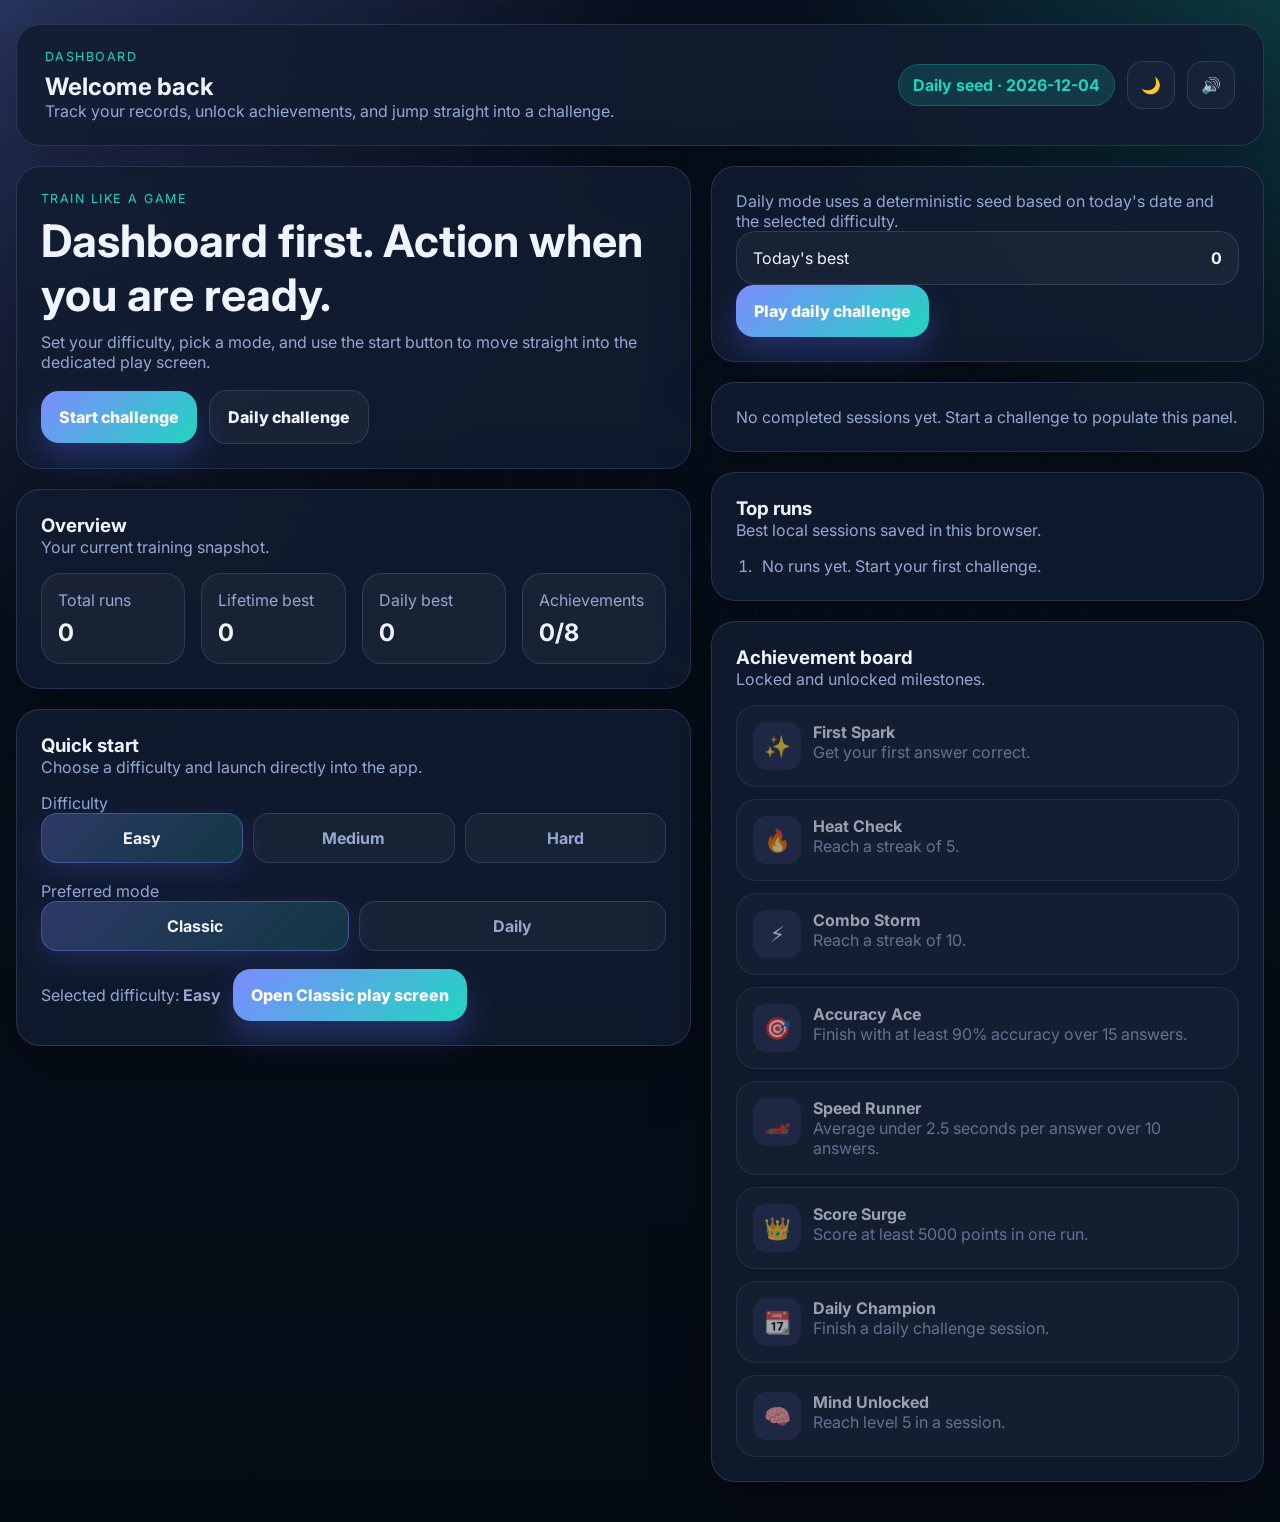
<file: index.html>
<!DOCTYPE html>
<html lang="en" data-theme="dark">
  <head>
    <meta charset="UTF-8" />
    <meta name="viewport" content="width=device-width, initial-scale=1.0" />
    <title>MentalMath · Dashboard</title>
    <meta
      name="description"
      content="MentalMath is a multi-screen web app for daily mental arithmetic training, progress tracking, and timed challenge play."
    />
    <link rel="preconnect" href="https://fonts.googleapis.com" />
    <link rel="preconnect" href="https://fonts.gstatic.com" crossorigin />
    <link
      href="https://fonts.googleapis.com/css2?family=Inter:wght@400;500;600;700;800&display=swap"
      rel="stylesheet"
    />
    <link rel="stylesheet" href="styles.css" />
  </head>
  <body>
    <div class="app-shell-simple">
      <main class="app-main">
        <header class="app-topbar card">
          <div>
            <p class="eyebrow">Dashboard</p>
            <h2>Welcome back</h2>
            <p class="subtle">Track your records, unlock achievements, and jump straight into a challenge.</p>
          </div>
          <div class="topbar-actions">
            <div class="pill" id="dailySeedLabel">Loading...</div>
            <button class="icon-button" id="themeToggle" type="button" aria-label="Toggle theme">🌙</button>
            <button class="icon-button" id="soundToggle" type="button" aria-label="Toggle sound">🔊</button>
          </div>
        </header>

        <section class="page-grid dashboard-grid dashboard-grid-wide">
          <section class="stack gap-lg">
            <article class="card panel hero-card">
              <div class="hero-copy">
                <p class="eyebrow">Train like a game</p>
                <h3>Dashboard first. Action when you are ready.</h3>
                <p class="subtle">
                  Set your difficulty, pick a mode, and use the start button to move straight into the dedicated play screen.
                </p>
              </div>
              <div class="hero-actions">
                <a class="primary-button link-button js-feedback" id="startClassicLink" href="play.html">Start challenge</a>
                <a class="secondary-button link-button js-feedback" id="startDailyLink" href="play.html?mode=daily">Daily challenge</a>
              </div>
            </article>

            <article class="card panel">
              <div class="panel-heading compact">
                <h3>Overview</h3>
                <p>Your current training snapshot.</p>
              </div>
              <div class="overview-grid four-col">
                <article class="metric-card">
                  <span>Total runs</span>
                  <strong id="totalRuns">0</strong>
                </article>
                <article class="metric-card">
                  <span>Lifetime best</span>
                  <strong id="lifetimeBest">0</strong>
                </article>
                <article class="metric-card">
                  <span>Daily best</span>
                  <strong id="dailyBest">0</strong>
                </article>
                <article class="metric-card">
                  <span>Achievements</span>
                  <strong id="unlockedCount">0/0</strong>
                </article>
              </div>
            </article>

            <article class="card panel">
              <div class="panel-heading compact">
                <h3>Quick start</h3>
                <p>Choose a difficulty and launch directly into the app.</p>
              </div>
              <div class="stack gap-md">
                <div>
                  <p class="section-label">Difficulty</p>
                  <div class="segmented" id="quickDifficulty">
                    <button class="segment active" data-difficulty="easy" type="button">Easy</button>
                    <button class="segment" data-difficulty="medium" type="button">Medium</button>
                    <button class="segment" data-difficulty="hard" type="button">Hard</button>
                  </div>
                </div>
                <div>
                  <p class="section-label">Preferred mode</p>
                  <div class="segmented two-col" id="quickMode">
                    <button class="segment active" data-mode="classic" type="button">Classic</button>
                    <button class="segment" data-mode="daily" type="button">Daily</button>
                  </div>
                </div>
                <div class="quick-start-footer">
                  <p class="subtle">Selected difficulty: <strong id="quickDifficultyLabel">Easy</strong></p>
                  <a class="primary-button link-button js-feedback" id="startClassicLinkDuplicate" href="play.html">Start challenge</a>
                </div>
              </div>
            </article>
          </section>

          <section class="stack gap-lg">
            <article class="card panel" id="dailyChallengeCard">
              <div class="panel-heading compact">
                <h3>Daily challenge</h3>
                <p>Play the same seeded run for the day.</p>
              </div>
            </article>

            <article class="card panel" id="lastRunCard">
              <div class="panel-heading compact">
                <h3>Last run</h3>
                <p>Recent session recap.</p>
              </div>
            </article>

            <article class="card panel leaderboard-card">
              <div class="panel-heading compact">
                <h3>Top runs</h3>
                <p>Best local sessions saved in this browser.</p>
              </div>
              <ol class="leaderboard-list" id="leaderboardList"></ol>
            </article>

            <article class="card panel achievements-card">
              <div class="panel-heading compact">
                <h3>Achievement board</h3>
                <p>Locked and unlocked milestones.</p>
              </div>
              <div class="achievement-list" id="achievementList"></div>
            </article>
          </section>
        </section>
      </main>
    </div>

    <script type="module" src="dashboard.js"></script>
  </body>
</html>
</file>
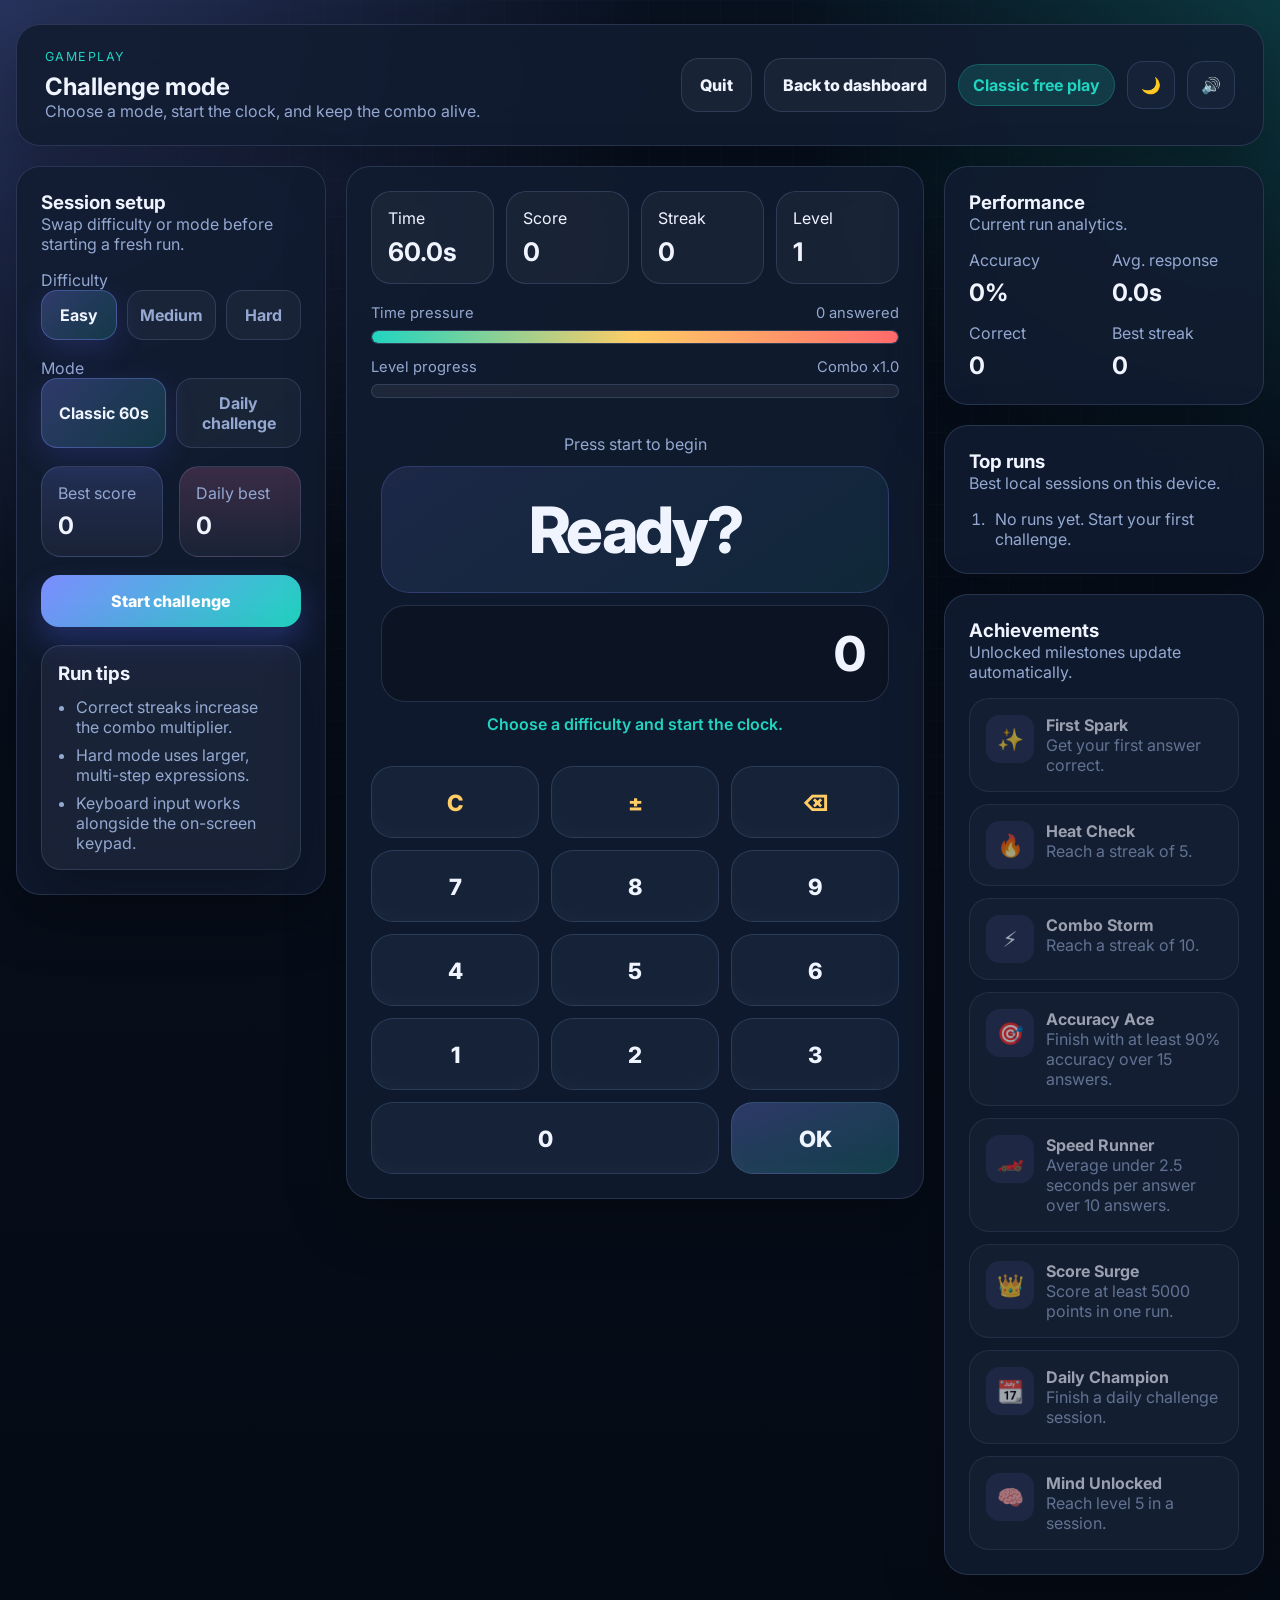
<file: play.html>
<!DOCTYPE html>
<html lang="en" data-theme="dark">
  <head>
    <meta charset="UTF-8" />
    <meta name="viewport" content="width=device-width, initial-scale=1.0" />
    <title>MentalMath · Play</title>
    <meta
      name="description"
      content="Play the MentalMath arcade challenge with a calculator keypad, combo scoring, and daily challenge mode."
    />
    <link rel="preconnect" href="https://fonts.googleapis.com" />
    <link rel="preconnect" href="https://fonts.gstatic.com" crossorigin />
    <link
      href="https://fonts.googleapis.com/css2?family=Inter:wght@400;500;600;700;800&display=swap"
      rel="stylesheet"
    />
    <link rel="stylesheet" href="styles.css" />
  </head>
  <body>
    <div class="app-shell-simple">
      <main class="app-main">
        <header class="app-topbar card">
          <div>
            <p class="eyebrow">Gameplay</p>
            <h2>Challenge mode</h2>
            <p class="subtle">Choose a mode, start the clock, and keep the combo alive.</p>
          </div>
          <div class="topbar-actions">
            <button class="secondary-button" id="quitButton" type="button">Quit</button>
            <a class="secondary-button link-button js-feedback" href="index.html">Back to dashboard</a>
            <div class="pill" id="dailySeedLabel">Daily challenge ready</div>
            <button class="icon-button" id="themeToggle" type="button" aria-label="Toggle theme">🌙</button>
            <button class="icon-button" id="soundToggle" type="button" aria-label="Toggle sound">🔊</button>
          </div>
        </header>

        <section class="page-grid play-grid">
          <section class="card panel controls-panel">
            <div class="panel-heading compact">
              <h3>Session setup</h3>
              <p>Swap difficulty or mode before starting a fresh run.</p>
            </div>

            <div class="stack gap-md">
              <div>
                <p class="section-label">Difficulty</p>
                <div class="segmented" id="difficultySelector">
                  <button class="segment active" data-difficulty="easy" type="button">Easy</button>
                  <button class="segment" data-difficulty="medium" type="button">Medium</button>
                  <button class="segment" data-difficulty="hard" type="button">Hard</button>
                </div>
              </div>

              <div>
                <p class="section-label">Mode</p>
                <div class="segmented two-col" id="modeSelector">
                  <button class="segment active" data-mode="classic" type="button">Classic 60s</button>
                  <button class="segment" data-mode="daily" type="button">Daily challenge</button>
                </div>
              </div>

              <div class="mini-grid">
                <article class="mini-card accent-blue">
                  <span>Best score</span>
                  <strong id="bestScore">0</strong>
                </article>
                <article class="mini-card accent-pink">
                  <span>Daily best</span>
                  <strong id="dailyBest">0</strong>
                </article>
              </div>

              <button class="primary-button" id="startButton" type="button">Start challenge</button>

              <div class="tips card inset">
                <h3>Run tips</h3>
                <ul>
                  <li>Correct streaks increase the combo multiplier.</li>
                  <li>Hard mode uses larger, multi-step expressions.</li>
                  <li>Keyboard input works alongside the on-screen keypad.</li>
                </ul>
              </div>
            </div>
          </section>

          <section class="card panel game-panel">
            <div class="hud">
              <div class="hud-item">
                <span>Time</span>
                <strong id="timerDisplay">60.0s</strong>
              </div>
              <div class="hud-item">
                <span>Score</span>
                <strong id="scoreDisplay">0</strong>
              </div>
              <div class="hud-item">
                <span>Streak</span>
                <strong id="streakDisplay">0</strong>
              </div>
              <div class="hud-item">
                <span>Level</span>
                <strong id="levelDisplay">1</strong>
              </div>
            </div>

            <div class="progress-stack">
              <div>
                <div class="progress-meta">
                  <span>Time pressure</span>
                  <span id="questionCounter">0 answered</span>
                </div>
                <div class="progress-track"><div class="progress-fill timer-fill" id="timerFill"></div></div>
              </div>
              <div>
                <div class="progress-meta">
                  <span>Level progress</span>
                  <span id="comboText">Combo x1.0</span>
                </div>
                <div class="progress-track"><div class="progress-fill xp-fill" id="xpFill"></div></div>
              </div>
            </div>

            <div class="question-wrap">
              <p class="question-label" id="questionLabel">Press start to begin</p>
              <div class="question-card" id="questionCard">Ready?</div>
              <div class="answer-display" id="answerDisplay">0</div>
              <div class="feedback" id="feedbackMessage">Focus. Solve fast. Build a streak.</div>
            </div>

            <div class="keypad" id="keypad">
              <button class="key action" data-action="clear" type="button">C</button>
              <button class="key action" data-action="toggle-negative" type="button">±</button>
              <button class="key action" data-action="backspace" type="button">⌫</button>

              <button class="key" data-value="7" type="button">7</button>
              <button class="key" data-value="8" type="button">8</button>
              <button class="key" data-value="9" type="button">9</button>

              <button class="key" data-value="4" type="button">4</button>
              <button class="key" data-value="5" type="button">5</button>
              <button class="key" data-value="6" type="button">6</button>

              <button class="key" data-value="1" type="button">1</button>
              <button class="key" data-value="2" type="button">2</button>
              <button class="key" data-value="3" type="button">3</button>

              <button class="key wide" data-value="0" type="button">0</button>
              <button class="key accent submit" data-action="submit" type="button">OK</button>
            </div>
          </section>

          <section class="stack gap-lg">
            <article class="card panel stat-card">
              <div class="panel-heading compact">
                <h3>Performance</h3>
                <p>Current run analytics.</p>
              </div>
              <div class="stats-grid">
                <div>
                  <span>Accuracy</span>
                  <strong id="accuracyDisplay">0%</strong>
                </div>
                <div>
                  <span>Avg. response</span>
                  <strong id="avgTimeDisplay">0.0s</strong>
                </div>
                <div>
                  <span>Correct</span>
                  <strong id="correctDisplay">0</strong>
                </div>
                <div>
                  <span>Best streak</span>
                  <strong id="bestStreakDisplay">0</strong>
                </div>
              </div>
            </article>

            <article class="card panel leaderboard-card">
              <div class="panel-heading compact">
                <h3>Top runs</h3>
                <p>Best local sessions on this device.</p>
              </div>
              <ol class="leaderboard-list" id="leaderboardList"></ol>
            </article>

            <article class="card panel achievements-card">
              <div class="panel-heading compact">
                <h3>Achievements</h3>
                <p>Unlocked milestones update automatically.</p>
              </div>
              <div class="achievement-list" id="achievementList"></div>
            </article>
          </section>
        </section>
      </main>

      <section class="summary-modal hidden" id="summaryModal" aria-live="polite">
        <div class="summary-card card">
          <p class="eyebrow">Session complete</p>
          <h2 id="summaryTitle">Great run!</h2>
          <div class="summary-grid">
            <div>
              <span>Final score</span>
              <strong id="summaryScore">0</strong>
            </div>
            <div>
              <span>Accuracy</span>
              <strong id="summaryAccuracy">0%</strong>
            </div>
            <div>
              <span>Questions answered</span>
              <strong id="summaryAnswered">0</strong>
            </div>
            <div>
              <span>Best streak</span>
              <strong id="summaryStreak">0</strong>
            </div>
          </div>
          <div class="summary-actions">
            <button class="primary-button" id="playAgainButton" type="button">Play again</button>
            <a class="secondary-button link-button js-feedback" href="index.html">Back to dashboard</a>
            <button class="secondary-button" id="closeSummaryButton" type="button">Close</button>
          </div>
        </div>
      </section>
    </div>

    <script type="module" src="app.js"></script>
  </body>
</html>
</file>
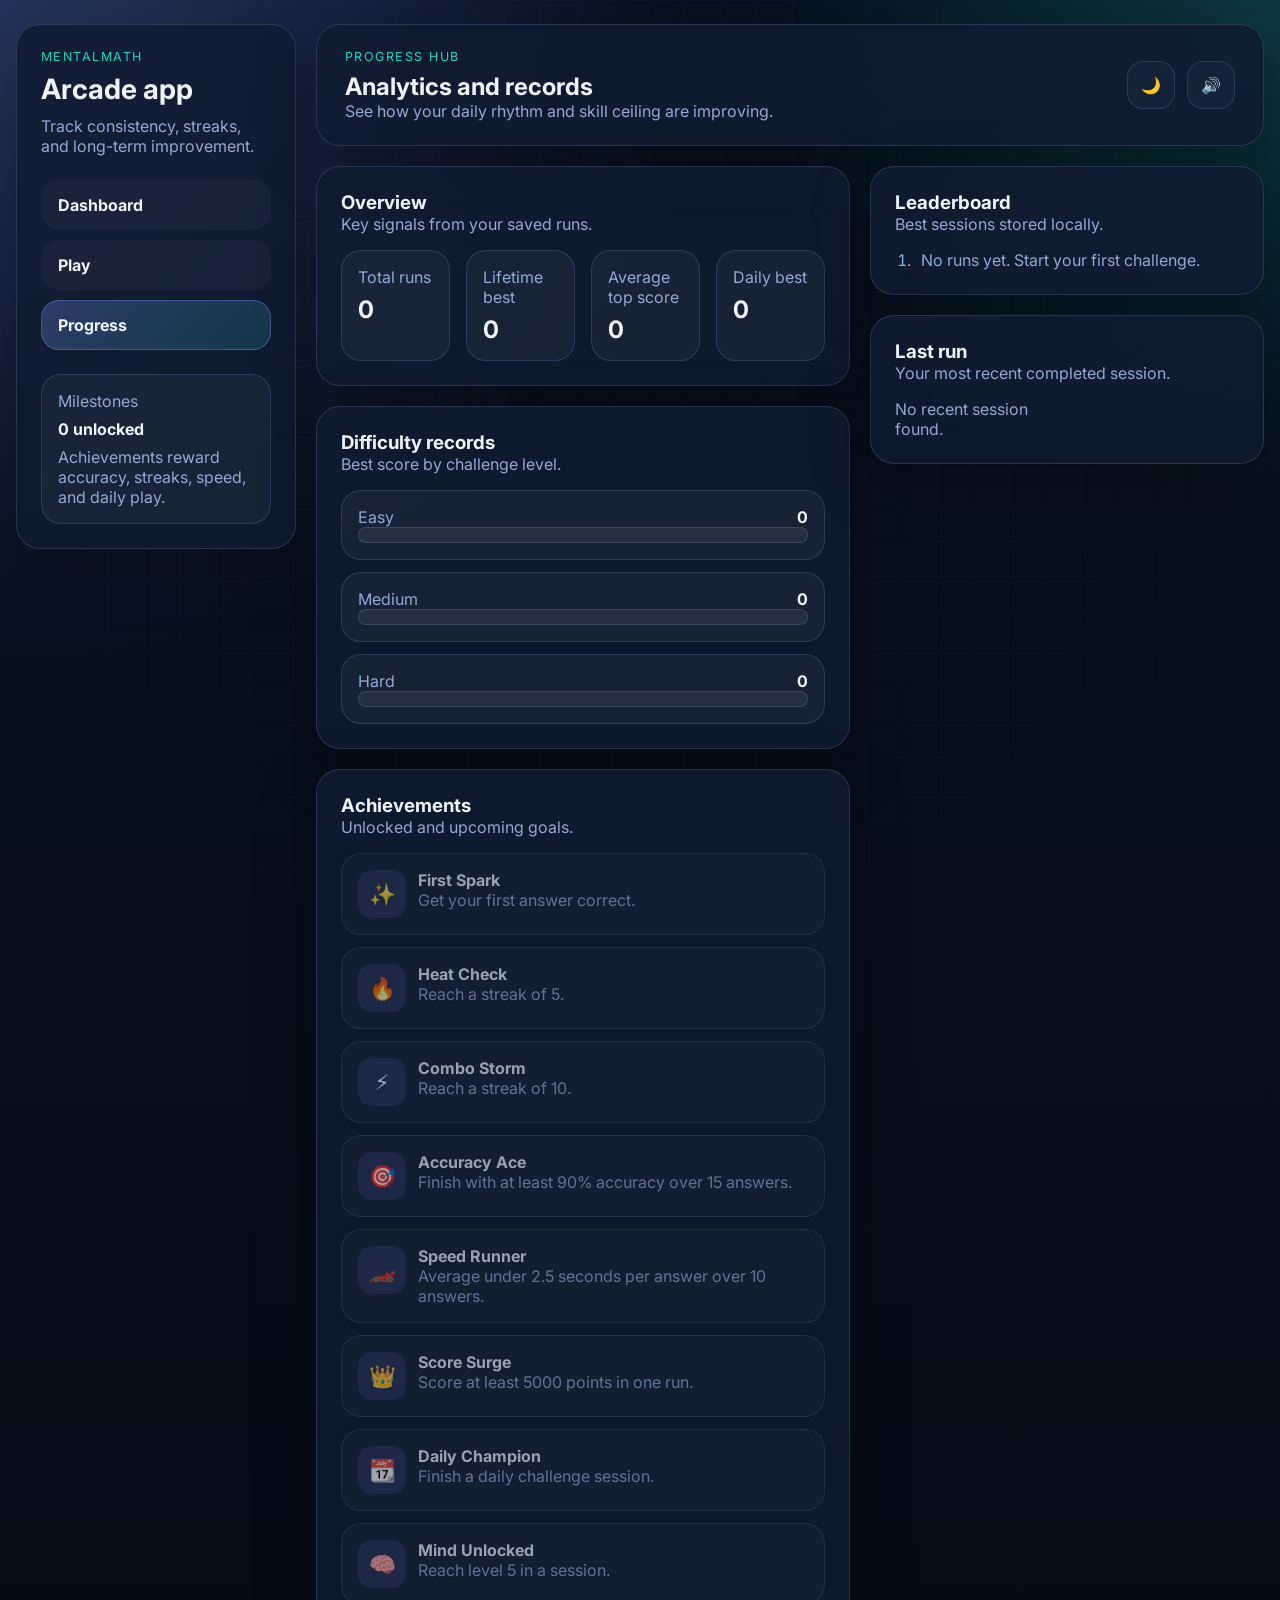
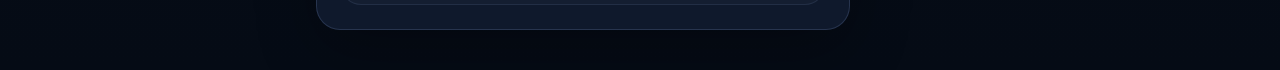
<file: progress.html>
<!DOCTYPE html>
<html lang="en" data-theme="dark">
  <head>
    <meta charset="UTF-8" />
    <meta name="viewport" content="width=device-width, initial-scale=1.0" />
    <title>MentalMath · Progress</title>
    <meta
      name="description"
      content="Review your MentalMath performance, leaderboard standings, achievements, and best scores."
    />
    <link rel="preconnect" href="https://fonts.googleapis.com" />
    <link rel="preconnect" href="https://fonts.gstatic.com" crossorigin />
    <link
      href="https://fonts.googleapis.com/css2?family=Inter:wght@400;500;600;700;800&display=swap"
      rel="stylesheet"
    />
    <link rel="stylesheet" href="styles.css" />
  </head>
  <body>
    <div class="app-frame">
      <aside class="app-sidebar card">
        <div>
          <p class="eyebrow">MentalMath</p>
          <h1 class="sidebar-title">Arcade app</h1>
          <p class="subtle">Track consistency, streaks, and long-term improvement.</p>
        </div>

        <nav class="nav-links">
          <a class="nav-link" data-nav="home" href="index.html">Dashboard</a>
          <a class="nav-link" data-nav="play" href="play.html">Play</a>
          <a class="nav-link" data-nav="progress" href="progress.html">Progress</a>
        </nav>

        <div class="sidebar-panel">
          <span class="sidebar-label">Milestones</span>
          <strong id="achievementSummary">0 unlocked</strong>
          <p class="subtle">Achievements reward accuracy, streaks, speed, and daily play.</p>
        </div>
      </aside>

      <main class="app-main">
        <header class="app-topbar card">
          <div>
            <p class="eyebrow">Progress hub</p>
            <h2>Analytics and records</h2>
            <p class="subtle">See how your daily rhythm and skill ceiling are improving.</p>
          </div>
          <div class="topbar-actions">
            <button class="icon-button" id="themeToggle" type="button" aria-label="Toggle theme">🌙</button>
            <button class="icon-button" id="soundToggle" type="button" aria-label="Toggle sound">🔊</button>
          </div>
        </header>

        <section class="page-grid progress-grid">
          <section class="stack gap-lg">
            <article class="card panel">
              <div class="panel-heading compact">
                <h3>Overview</h3>
                <p>Key signals from your saved runs.</p>
              </div>
              <div class="overview-grid four-col" id="overviewMetrics"></div>
            </article>

            <article class="card panel">
              <div class="panel-heading compact">
                <h3>Difficulty records</h3>
                <p>Best score by challenge level.</p>
              </div>
              <div class="bar-group" id="difficultyBars"></div>
            </article>

            <article class="card panel">
              <div class="panel-heading compact">
                <h3>Achievements</h3>
                <p>Unlocked and upcoming goals.</p>
              </div>
              <div class="achievement-list" id="achievementList"></div>
            </article>
          </section>

          <section class="stack gap-lg">
            <article class="card panel leaderboard-card">
              <div class="panel-heading compact">
                <h3>Leaderboard</h3>
                <p>Best sessions stored locally.</p>
              </div>
              <ol class="leaderboard-list" id="leaderboardList"></ol>
            </article>

            <article class="card panel last-run-card">
              <div class="panel-heading compact">
                <h3>Last run</h3>
                <p>Your most recent completed session.</p>
              </div>
              <div class="stats-grid" id="lastRunGrid"></div>
            </article>
          </section>
        </section>
      </main>
    </div>

    <script type="module" src="progress.js"></script>
  </body>
</html>
</file>
<file: styles.css>
:root {
  color-scheme: dark;
  --bg: #08111f;
  --bg-secondary: rgba(12, 20, 37, 0.82);
  --surface: rgba(18, 28, 48, 0.88);
  --surface-strong: rgba(22, 35, 58, 0.96);
  --border: rgba(160, 191, 255, 0.16);
  --text: #eff4ff;
  --muted: #94a8d1;
  --primary: #7c8cff;
  --secondary: #21d4c0;
  --accent: #ff7eb6;
  --danger: #ff6b6b;
  --success: #29dd8f;
  --warning: #ffcc66;
  --shadow: 0 20px 60px rgba(0, 0, 0, 0.28);
  --radius: 24px;
}

html[data-theme='light'] {
  color-scheme: light;
  --bg: #f4f7ff;
  --bg-secondary: rgba(255, 255, 255, 0.9);
  --surface: rgba(255, 255, 255, 0.95);
  --surface-strong: rgba(248, 250, 255, 0.98);
  --border: rgba(84, 110, 173, 0.16);
  --text: #17213a;
  --muted: #61739e;
  --primary: #5c6cff;
  --secondary: #0fbaa7;
  --accent: #eb5d96;
  --danger: #d44c4c;
  --success: #19b66c;
  --warning: #d99811;
  --shadow: 0 20px 50px rgba(77, 96, 148, 0.16);
}

* {
  box-sizing: border-box;
}

html,
body {
  min-height: 100%;
}

body {
  margin: 0;
  font-family: 'Inter', system-ui, -apple-system, BlinkMacSystemFont, 'Segoe UI', sans-serif;
  background:
    radial-gradient(circle at top left, rgba(124, 140, 255, 0.28), transparent 32%),
    radial-gradient(circle at top right, rgba(33, 212, 192, 0.2), transparent 24%),
    linear-gradient(180deg, var(--bg), #050b15 100%);
  color: var(--text);
}

body::before {
  content: '';
  position: fixed;
  inset: 0;
  pointer-events: none;
  background-image: linear-gradient(rgba(255, 255, 255, 0.015) 1px, transparent 1px),
    linear-gradient(90deg, rgba(255, 255, 255, 0.015) 1px, transparent 1px);
  background-size: 36px 36px;
  mask-image: radial-gradient(circle at center, black 55%, transparent 100%);
}

button,
a {
  font: inherit;
}

a {
  color: inherit;
  text-decoration: none;
}

h1,
h2,
h3,
p {
  margin: 0;
}

.app-frame {
  width: min(1440px, calc(100% - 32px));
  margin: 0 auto;
  padding: 24px 0 40px;
  display: grid;
  grid-template-columns: 280px minmax(0, 1fr);
  gap: 20px;
}

.app-shell-simple {
  width: min(1440px, calc(100% - 32px));
  margin: 0 auto;
  padding: 24px 0 40px;
}

.card {
  background: var(--surface);
  border: 1px solid var(--border);
  border-radius: var(--radius);
  box-shadow: var(--shadow);
  backdrop-filter: blur(20px);
}

.app-sidebar {
  position: sticky;
  top: 24px;
  height: fit-content;
  padding: 24px;
  display: grid;
  gap: 24px;
}

.sidebar-title {
  font-size: 1.75rem;
  margin-bottom: 10px;
}

.eyebrow {
  font-size: 0.78rem;
  letter-spacing: 0.12em;
  text-transform: uppercase;
  color: var(--secondary);
  margin-bottom: 8px;
}

.subtle,
.panel-heading p,
.progress-meta,
.section-label,
.question-label,
.feedback,
.mini-card span,
.stats-grid span,
.summary-grid span,
.leaderboard-meta,
.tips li,
.metric-card span,
.sidebar-label,
.bar-row-header span,
.last-run-meta {
  color: var(--muted);
}

.nav-links {
  display: grid;
  gap: 10px;
}

.nav-link {
  padding: 14px 16px;
  border-radius: 18px;
  background: rgba(255, 255, 255, 0.03);
  border: 1px solid transparent;
  font-weight: 700;
  transition: transform 180ms ease, background 180ms ease, border-color 180ms ease;
}

.nav-link:hover,
.icon-button:hover,
.segment:hover,
.key:hover,
.primary-button:hover,
.secondary-button:hover,
.link-button:hover {
  transform: translateY(-2px);
}

.nav-link.active {
  background: linear-gradient(135deg, rgba(124, 140, 255, 0.28), rgba(33, 212, 192, 0.16));
  border-color: rgba(124, 140, 255, 0.36);
}

.sidebar-panel,
.metric-card,
.mini-card,
.inset,
.hud-item,
.achievement,
.bar-row,
.challenge-meta {
  border-radius: 20px;
  padding: 16px;
  background: rgba(255, 255, 255, 0.04);
  border: 1px solid var(--border);
}

.sidebar-panel {
  display: grid;
  gap: 8px;
}

.app-main {
  display: grid;
  gap: 20px;
}

.app-topbar {
  display: flex;
  align-items: center;
  justify-content: space-between;
  gap: 24px;
  padding: 24px 28px;
}

.topbar-actions {
  display: flex;
  align-items: center;
  gap: 12px;
}

.icon-button,
.segment,
.key,
.primary-button,
.secondary-button,
.link-button {
  border: 0;
  cursor: pointer;
  transition: transform 180ms ease, box-shadow 180ms ease, background 180ms ease, border-color 180ms ease;
}

.icon-button {
  width: 48px;
  height: 48px;
  border-radius: 16px;
  background: var(--surface-strong);
  color: var(--text);
  border: 1px solid var(--border);
}

.page-grid {
  display: grid;
  gap: 20px;
  align-items: start;
}

.dashboard-grid,
.progress-grid {
  grid-template-columns: minmax(0, 1.15fr) minmax(320px, 0.85fr);
}

.dashboard-grid-wide {
  grid-template-columns: minmax(0, 1.1fr) minmax(360px, 0.9fr);
}

.play-grid {
  grid-template-columns: 310px minmax(0, 1fr) 320px;
}

.panel {
  padding: 24px;
}

.panel-heading {
  margin-bottom: 18px;
}

.panel-heading.compact {
  margin-bottom: 16px;
}

.stack {
  display: grid;
}

.gap-md {
  gap: 18px;
}

.gap-lg {
  gap: 20px;
}

.hero-card {
  display: grid;
  gap: 18px;
}

.hero-copy h3 {
  font-size: clamp(1.9rem, 4vw, 2.8rem);
  margin-bottom: 10px;
}

.hero-actions,
.summary-actions,
.quick-start-footer {
  display: flex;
  gap: 12px;
  flex-wrap: wrap;
  align-items: center;
}

.overview-grid,
.mini-grid,
.stats-grid,
.summary-grid {
  display: grid;
  gap: 16px;
}

.overview-grid.four-col {
  grid-template-columns: repeat(4, minmax(0, 1fr));
}

.mini-grid,
.stats-grid,
.summary-grid {
  grid-template-columns: repeat(2, minmax(0, 1fr));
}

.metric-card strong,
.mini-card strong,
.stats-grid strong,
.summary-grid strong {
  display: block;
  margin-top: 8px;
  font-size: 1.5rem;
}

.segmented {
  display: grid;
  grid-template-columns: repeat(3, 1fr);
  gap: 10px;
}

.segmented.two-col {
  grid-template-columns: repeat(2, 1fr);
}

.segment {
  padding: 14px 12px;
  border-radius: 16px;
  background: rgba(255, 255, 255, 0.04);
  color: var(--muted);
  border: 1px solid var(--border);
  font-weight: 700;
}

.segment.active {
  background: linear-gradient(135deg, rgba(124, 140, 255, 0.28), rgba(33, 212, 192, 0.16));
  color: var(--text);
  border-color: rgba(124, 140, 255, 0.36);
  box-shadow: 0 10px 30px rgba(92, 108, 255, 0.18);
}

.primary-button,
.secondary-button,
.link-button {
  padding: 16px 18px;
  border-radius: 18px;
  font-weight: 800;
  display: inline-flex;
  justify-content: center;
  align-items: center;
}

.pill {
  padding: 10px 14px;
  border-radius: 999px;
  background: rgba(33, 212, 192, 0.16);
  color: var(--secondary);
  border: 1px solid rgba(33, 212, 192, 0.26);
  font-weight: 700;
  white-space: nowrap;
}

.primary-button,
.link-button.primary-button {
  color: white;
  background: linear-gradient(135deg, var(--primary), var(--secondary));
  box-shadow: 0 16px 30px rgba(90, 105, 255, 0.28);
}

.secondary-button,
.link-button.secondary-button {
  background: rgba(255, 255, 255, 0.04);
  color: var(--text);
  border: 1px solid var(--border);
}

.accent-blue {
  background: linear-gradient(180deg, rgba(124, 140, 255, 0.18), rgba(255, 255, 255, 0.04));
}

.accent-pink {
  background: linear-gradient(180deg, rgba(255, 126, 182, 0.18), rgba(255, 255, 255, 0.04));
}

.challenge-meta {
  display: flex;
  justify-content: space-between;
  align-items: center;
}

.tips ul {
  padding-left: 18px;
  margin: 12px 0 0;
  display: grid;
  gap: 8px;
}

.game-panel {
  display: grid;
  gap: 20px;
}

.hud {
  display: grid;
  grid-template-columns: repeat(4, minmax(0, 1fr));
  gap: 12px;
}

.hud-item strong {
  font-size: clamp(1.3rem, 2vw, 2rem);
}

.hud-item span,
.bar-row-header,
.progress-meta {
  display: flex;
  justify-content: space-between;
}

.hud-item span {
  margin-bottom: 8px;
}

.progress-stack {
  display: grid;
  gap: 14px;
}

.progress-meta {
  margin-bottom: 8px;
  font-size: 0.92rem;
}

.progress-track {
  width: 100%;
  height: 14px;
  background: rgba(255, 255, 255, 0.06);
  border-radius: 999px;
  overflow: hidden;
  border: 1px solid var(--border);
}

.progress-track.large {
  height: 16px;
}

.progress-fill {
  height: 100%;
  width: 0%;
  border-radius: inherit;
  transition: width 160ms linear;
}

.timer-fill {
  background: linear-gradient(90deg, var(--secondary), var(--warning), var(--danger));
}

.xp-fill {
  background: linear-gradient(90deg, var(--primary), var(--accent));
}

.question-wrap {
  display: grid;
  gap: 12px;
  justify-items: center;
  text-align: center;
  padding: 16px 10px 8px;
}

.question-card {
  width: 100%;
  min-height: 120px;
  display: grid;
  place-items: center;
  text-align: center;
  padding: 24px;
  border-radius: 28px;
  background: linear-gradient(145deg, rgba(124, 140, 255, 0.12), rgba(33, 212, 192, 0.08));
  border: 1px solid rgba(124, 140, 255, 0.22);
  font-size: clamp(2.4rem, 5vw, 4.5rem);
  font-weight: 800;
  letter-spacing: -0.04em;
}

.answer-display {
  width: 100%;
  min-height: 84px;
  display: flex;
  justify-content: flex-end;
  align-items: center;
  padding: 18px 22px;
  font-size: clamp(2rem, 4vw, 3rem);
  font-weight: 800;
  border-radius: 24px;
  background: rgba(0, 0, 0, 0.18);
  border: 1px solid var(--border);
  overflow: hidden;
}

.feedback {
  min-height: 24px;
  font-weight: 600;
}

.feedback.success {
  color: var(--success);
}

.feedback.error {
  color: var(--danger);
}

.feedback.info {
  color: var(--secondary);
}

.keypad {
  display: grid;
  grid-template-columns: repeat(3, minmax(0, 1fr));
  gap: 12px;
}

.key {
  min-height: 72px;
  border-radius: 22px;
  background: var(--surface-strong);
  color: var(--text);
  font-size: 1.4rem;
  font-weight: 800;
  border: 1px solid var(--border);
  box-shadow: inset 0 -8px 18px rgba(255, 255, 255, 0.02);
}

.key:active {
  transform: scale(0.97);
}

.key.action {
  color: var(--warning);
}

.key.accent,
.key.submit {
  background: linear-gradient(160deg, rgba(124, 140, 255, 0.28), rgba(33, 212, 192, 0.2));
}

.key.wide {
  grid-column: span 2;
}

.leaderboard-list {
  padding-left: 20px;
  margin: 0;
  display: grid;
  gap: 14px;
}

.leaderboard-list li {
  padding-left: 6px;
}

.leaderboard-entry {
  display: flex;
  justify-content: space-between;
  gap: 12px;
  align-items: center;
}

.leaderboard-entry strong {
  font-size: 1.15rem;
}

.achievement-list,
.bar-group {
  display: grid;
  gap: 12px;
}

.achievement {
  display: grid;
  grid-template-columns: 48px 1fr;
  gap: 12px;
}

.achievement.locked {
  opacity: 0.62;
}

.achievement-icon {
  width: 48px;
  height: 48px;
  display: grid;
  place-items: center;
  border-radius: 14px;
  background: rgba(124, 140, 255, 0.16);
  font-size: 1.35rem;
}

.summary-modal {
  position: fixed;
  inset: 0;
  display: grid;
  place-items: center;
  padding: 20px;
  background: rgba(5, 10, 20, 0.66);
  backdrop-filter: blur(10px);
}

.summary-card {
  width: min(560px, 100%);
  padding: 28px;
}

.summary-grid {
  margin-top: 18px;
}

.hidden {
  display: none;
}

.pulse {
  animation: pulse 420ms ease;
}

.flash-correct {
  animation: glowCorrect 420ms ease;
}

.flash-wrong {
  animation: glowWrong 420ms ease;
}

@keyframes pulse {
  0% {
    transform: scale(1);
  }
  50% {
    transform: scale(1.03);
  }
  100% {
    transform: scale(1);
  }
}

@keyframes glowCorrect {
  0% {
    box-shadow: 0 0 0 rgba(41, 221, 143, 0);
  }
  50% {
    box-shadow: 0 0 0 14px rgba(41, 221, 143, 0.16);
  }
  100% {
    box-shadow: 0 0 0 rgba(41, 221, 143, 0);
  }
}

@keyframes glowWrong {
  0% {
    box-shadow: 0 0 0 rgba(255, 107, 107, 0);
  }
  50% {
    box-shadow: 0 0 0 14px rgba(255, 107, 107, 0.14);
  }
  100% {
    box-shadow: 0 0 0 rgba(255, 107, 107, 0);
  }
}

@media (max-width: 1180px) {
  .app-frame,
  .play-grid,
  .dashboard-grid,
  .progress-grid {
    grid-template-columns: 1fr;
  }

  .app-sidebar {
    position: static;
  }
}

@media (max-width: 840px) {
  .app-frame {
    width: min(100% - 18px, 100%);
    padding-top: 12px;
  }

  .app-shell-simple {
    width: min(100% - 18px, 100%);
    padding-top: 12px;
  }

  .app-topbar {
    flex-direction: column;
    align-items: flex-start;
    padding: 20px;
  }

  .topbar-actions {
    width: 100%;
    justify-content: space-between;
    flex-wrap: wrap;
  }

  .panel {
    padding: 18px;
  }

  .overview-grid.four-col,
  .hud {
    grid-template-columns: repeat(2, minmax(0, 1fr));
  }

  .key {
    min-height: 64px;
    border-radius: 18px;
  }
}

@media (max-width: 560px) {
  .segmented,
  .segmented.two-col,
  .overview-grid.four-col,
  .mini-grid,
  .stats-grid,
  .summary-grid,
  .hud {
    grid-template-columns: 1fr;
  }

  .question-card {
    min-height: 104px;
    font-size: 2.35rem;
  }

  .answer-display {
    min-height: 74px;
    font-size: 2rem;
  }

  .summary-actions,
  .hero-actions,
  .quick-start-footer {
    flex-direction: column;
    align-items: stretch;
  }
}
</file>
